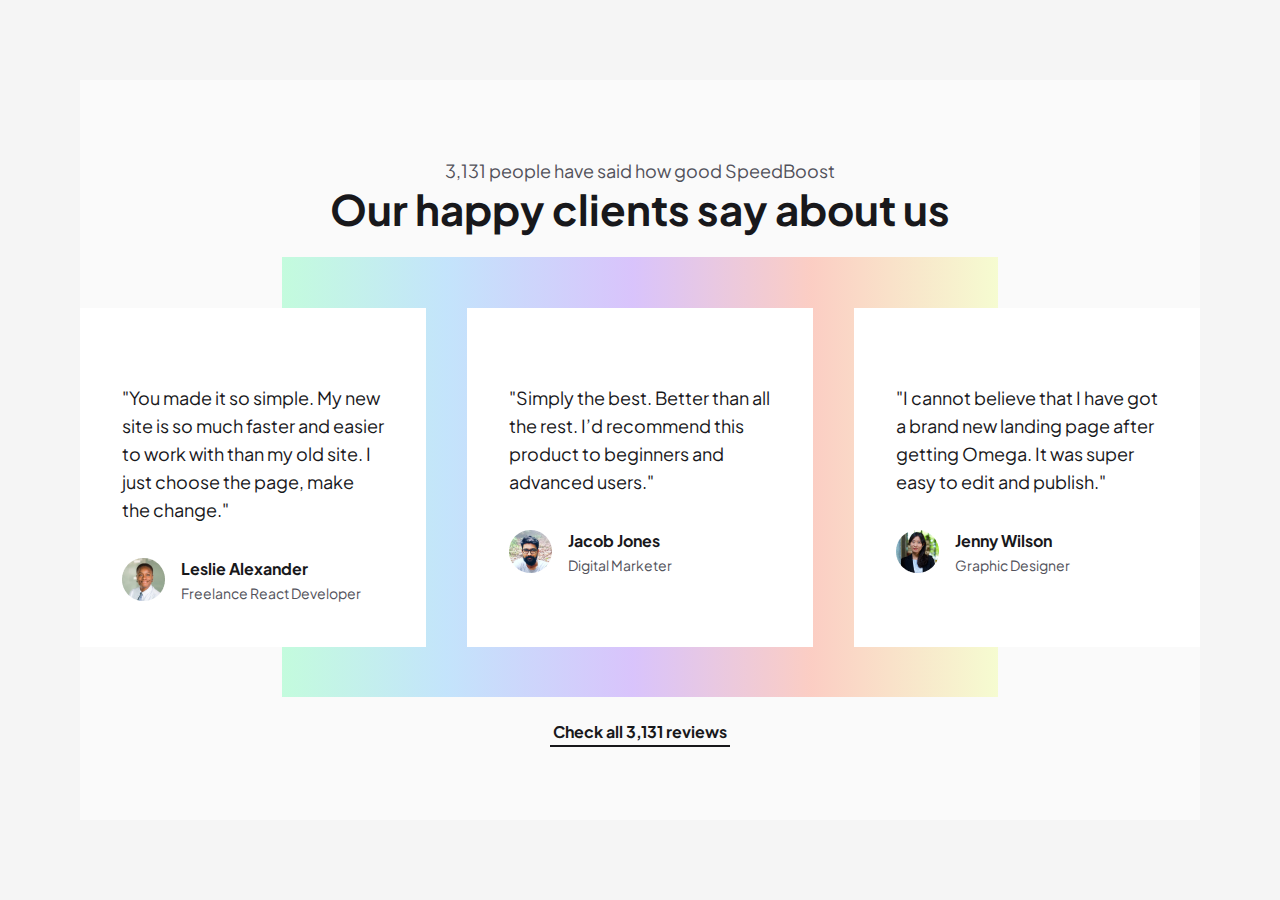
<file: challange-276/index.html>
<!DOCTYPE html>
<html lang="en">
  <head>
    <meta charset="UTF-8" />
    <meta name="viewport" content="width=device-width, initial-scale=1.0" />
    <title>Document</title>
    <link rel="stylesheet" href="./style.css" />
    <link rel="preconnect" href="https://fonts.googleapis.com" />
    <link rel="preconnect" href="https://fonts.gstatic.com" crossorigin />
    <link
      href="https://fonts.googleapis.com/css2?family=Plus+Jakarta+Sans:ital,wght@0,200..800;1,200..800&display=swap"
      rel="stylesheet"
    />
    <link
      rel="stylesheet"
      href="https://cdnjs.cloudflare.com/ajax/libs/font-awesome/6.6.0/css/all.min.css"
      integrity="sha512-Kc323vGBEqzTmouAECnVceyQqyqdsSiqLQISBL29aUW4U/M7pSPA/gEUZQqv1cwx4OnYxTxve5UMg5GT6L4JJg=="
      crossorigin="anonymous"
      referrerpolicy="no-referrer"
    />
  </head>
  <body>
    <div class="content">
      <div class="header-container">
        <span class="upper-text"
          >3,131 people have said how good SpeedBoost</span
        >
        <h1 class="heading">Our happy clients say about us</h1>
      </div>
      <div class="reviews">
        <div class="review">
          <div class="stars">
            <i class="fa-solid fa-star"></i>
            <i class="fa-solid fa-star"></i>
            <i class="fa-solid fa-star"></i>
            <i class="fa-solid fa-star"></i>
            <i class="fa-solid fa-star"></i>
          </div>
          <p class="review-content">
            "You made it so simple. My new site is so much faster and easier to
            work with than my old site. I just choose the page, make the
            change."
          </p>
          <div class="author-container">
            <div class="hero">
              <img src="./assets/person_1.png" alt="" />
            </div>
            <div class="author">
              <span class="author-name">Leslie Alexander</span>
              <span class="author-role">Freelance React Developer</span>
            </div>
          </div>
        </div>
        <div class="review">
          <div class="stars">
            <i class="fa-solid fa-star"></i>
            <i class="fa-solid fa-star"></i>
            <i class="fa-solid fa-star"></i>
            <i class="fa-solid fa-star"></i>
            <i class="fa-solid fa-star"></i>
          </div>
          <p class="review-content">
            "Simply the best. Better than all the rest. I’d recommend this
            product to beginners and advanced users."
          </p>
          <div class="author-container">
            <div class="hero">
              <img src="./assets/person_2.png" alt="" />
            </div>
            <div class="author">
              <span class="author-name">Jacob Jones</span>
              <span class="author-role">Digital Marketer</span>
            </div>
          </div>
        </div>
        <div class="review">
          <div class="stars">
            <i class="fa-solid fa-star"></i>
            <i class="fa-solid fa-star"></i>
            <i class="fa-solid fa-star"></i>
            <i class="fa-solid fa-star"></i>
            <i class="fa-solid fa-star"></i>
          </div>
          <p class="review-content">
            "I cannot believe that I have got a brand new landing page after
            getting Omega. It was super easy to edit and publish."
          </p>
          <div class="author-container">
            <div class="hero">
              <img src="./assets/person_3.png" alt="" />
            </div>
            <div class="author">
              <span class="author-name">Jenny Wilson</span>
              <span class="author-role">Graphic Designer</span>
            </div>
          </div>
        </div>
        <div class="background"></div>
      </div>
      <button class="call">Check all 3,131 reviews</button>
    </div>
  </body>
</html>
</file>
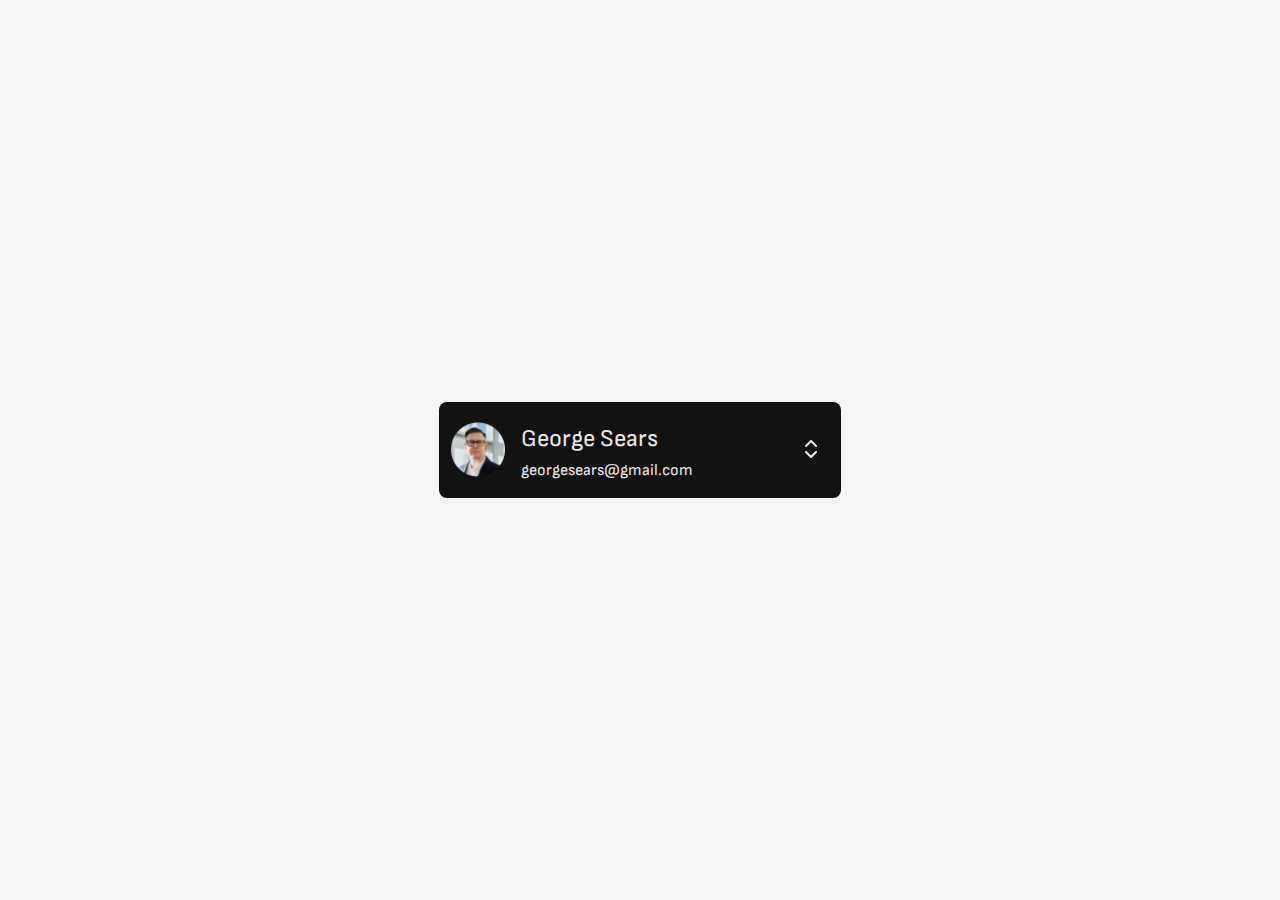
<file: challange-277/index.html>
<!DOCTYPE html>
<html lang="en">
  <head>
    <meta charset="UTF-8" />
    <meta name="viewport" content="width=device-width, initial-scale=1.0" />
    <title>Document</title>
    <link rel="stylesheet" href="./style.css" />
    <link
      rel="stylesheet"
      href="https://cdnjs.cloudflare.com/ajax/libs/font-awesome/6.6.0/css/all.min.css"
      integrity="sha512-Kc323vGBEqzTmouAECnVceyQqyqdsSiqLQISBL29aUW4U/M7pSPA/gEUZQqv1cwx4OnYxTxve5UMg5GT6L4JJg=="
      crossorigin="anonymous"
      referrerpolicy="no-referrer"
    />
    <link rel="preconnect" href="https://fonts.googleapis.com" />
    <link rel="preconnect" href="https://fonts.gstatic.com" crossorigin />
    <link
      href="https://fonts.googleapis.com/css2?family=Sofia+Sans:ital,wght@0,1..1000;1,1..1000&display=swap"
      rel="stylesheet"
    />
    <script src="./script.js" defer></script>
  </head>
  <body>
    <div class="dropdown">
      <div class="profile">
        <div class="profile-hero">
          <img src="./assets/profile.png" alt="" />
        </div>
        <div class="profile-credits">
          <div class="profile-name">
            <span>George Sears</span>
          </div>
          <div class="profile-email">
            <span>georgesears@gmail.com</span>
          </div>
        </div>
        <div class="expand-button">
          <img src="./assets/arrow.svg" alt="" />
        </div>
      </div>
      <div class="expand-container">
        <div class="actions">
          <div class="action">
            <div class="action-icon">
              <i class="fa-regular fa-user"></i>
            </div>
            <div class="action-name">
              <span>Account Settings</span>
            </div>
          </div>
          <div class="action">
            <div class="action-icon">
              <i class="fa-solid fa-border-all"></i>
            </div>
            <div class="action-name">
              <span>Integrations</span>
            </div>
          </div>
          <div class="action">
            <div class="action-icon">
              <i class="fa-solid fa-gear"></i>
            </div>
            <div class="action-name">
              <span>Settings</span>
            </div>
          </div>
          <div class="action">
            <div class="action-icon">
              <i class="fa-regular fa-file"></i>
            </div>
            <div class="action-name">
              <span>Guide</span>
            </div>
          </div>
          <div class="action">
            <div class="action-icon">
              <i class="fa-regular fa-circle-question"></i>
            </div>
            <div class="action-name">
              <span>Help Center</span>
            </div>
          </div>
        </div>
        <div class="plan">
          <div class="plan-info">
            <p>Free Plan</p>
            <span>12,500 views</span>
          </div>
          <div class="plan-upgrade">
            <a href="/">Upgrade</a>
          </div>
        </div>
        <div class="logout">
          <div class="action">
            <div class="action-icon">
              <i class="fa-solid fa-right-from-bracket"></i>
            </div>
            <div class="action-name">
              <span>Logout</span>
            </div>
          </div>
        </div>
      </div>
    </div>
  </body>
</html>
</file>
<file: challange-276/style.css>
* {
  margin: 0;
  padding: 0;
  box-sizing: border-box;
}

a,
button {
  all: unset;
}

body {
  font-family: "Plus Jakarta Sans", sans-serif;
  color: #18181b;
  background-color: #f5f5f5;
}

.content {
  min-height: calc(100vh - 10rem);
  display: flex;
  justify-content: center;
  align-items: center;
  flex-direction: column;
  background-color: #fafafa;
  margin: 5rem;
}

.header-container {
  text-align: center;
  margin-bottom: 4.5625rem;
}
.header-container .upper-text {
  font-size: 1.125rem;
  margin-bottom: 0.9375rem;
  color: #52525b;
}
.header-container .heading {
  font-size: 2.625rem;
}

.reviews {
  position: relative;
  display: flex;
  gap: 2.5625rem;
}
.reviews .background {
  position: absolute;
  width: 64%;
  left: 18%;
  top: -15%;
  bottom: -15%;
  background: linear-gradient(90deg, #44ff9a 0%, #44b0ff 23%, #8b44ff 49%, #ff6644 74%, #ebff70 100%);
  opacity: 0.3;
}
.reviews .review {
  z-index: 5;
  background-color: #ffffff;
  padding: 2.625rem;
}
.reviews .stars {
  color: #f59e0b;
  font-size: 1rem;
}
.reviews .review-content {
  max-width: 20.3125rem;
  margin: 2.125rem 0;
  line-height: 1.75rem;
  font-size: 1.125rem;
}
.reviews .author-container {
  display: flex;
}
.reviews .author {
  margin-left: 1rem;
  display: grid;
  grid-template-columns: 1fr;
}
.reviews .author .author-name {
  font-weight: 700;
  font-size: 1rem;
  margin-bottom: 0.125rem;
}
.reviews .author .author-role {
  font-size: 0.875rem;
  color: #52525b;
}

.call {
  position: relative;
  margin-top: 4.625rem;
  font-weight: 700;
  font-size: 1rem;
}
.call::after {
  content: "";
  display: block;
  position: absolute;
  left: -0.1875rem;
  right: -0.1875rem;
  bottom: -5px;
  height: 2px;
  color: transparent;
  background-color: #18181b;
  transition: 0.2s all;
}
.call:hover {
  cursor: pointer;
}
.call:hover::after {
  left: -0.625rem;
  right: -0.625rem;
  transform: translateY(5px);
}/*# sourceMappingURL=style.css.map */
</file>
<file: challange-277/style.css>
* {
  margin: 0;
  padding: 0;
  box-sizing: border-box;
}

a,
button {
  all: unset;
  cursor: pointer;
}

body {
  display: flex;
  justify-content: center;
  align-items: center;
  min-height: 100vh;
  font-family: "Sofia Sans", sans-serif;
  background-color: #f5f5f5;
  color: #ede6e6;
}

.dropdown {
  background-color: #131212;
  padding: 1.25rem 0.75rem 0 0.75rem;
  border-radius: 0.5rem;
}

.profile {
  display: flex;
  justify-content: center;
  align-items: center;
  padding-bottom: 1rem;
}

.profile-hero {
  margin-right: 1rem;
  width: 3.375rem;
}
.profile-hero img {
  width: 100%;
  height: 100%;
  -o-object-fit: contain;
     object-fit: contain;
}

.profile-credits {
  margin-right: 6.25rem;
}

.profile-name {
  font-size: 1.5rem;
  margin-bottom: 0.5rem;
}

.profile-email {
  font-size: 1rem;
}

.expand-button {
  margin: 0 0.75rem;
  cursor: pointer;
}

.expand-container {
  max-height: 0;
  overflow: hidden;
  transition: 1s all ease-in-out;
}
.expand-container.active {
  max-height: 40rem;
}

.actions {
  border-top: 2px solid #2f2f2f;
  padding: 0.75rem 0;
}

.action {
  display: flex;
  padding: 1rem;
  font-size: 1.25rem;
  border-radius: 0.5rem;
}
.action:hover {
  cursor: pointer;
  background-color: #292929;
}

.action-icon {
  margin-right: 1rem;
}

.plan {
  display: flex;
  justify-content: space-between;
  align-items: center;
  padding: 1.25rem 0.875rem;
  border-top: 2px solid #2f2f2f;
  border-bottom: 2px solid #2f2f2f;
}

.plan-info p {
  font-weight: 600;
  font-size: 1.25rem;
}
.plan-info span {
  font-size: 1rem;
}

.plan-upgrade {
  background-color: #9aaeff;
  color: #131218;
  font-size: 1.25rem;
  padding: 0.5rem 1rem;
  border-radius: 8px;
}
.plan-upgrade:hover {
  cursor: pointer;
}

.logout {
  padding-top: 0.75rem;
  margin-bottom: 1.25rem;
}/*# sourceMappingURL=style.css.map */
</file>
